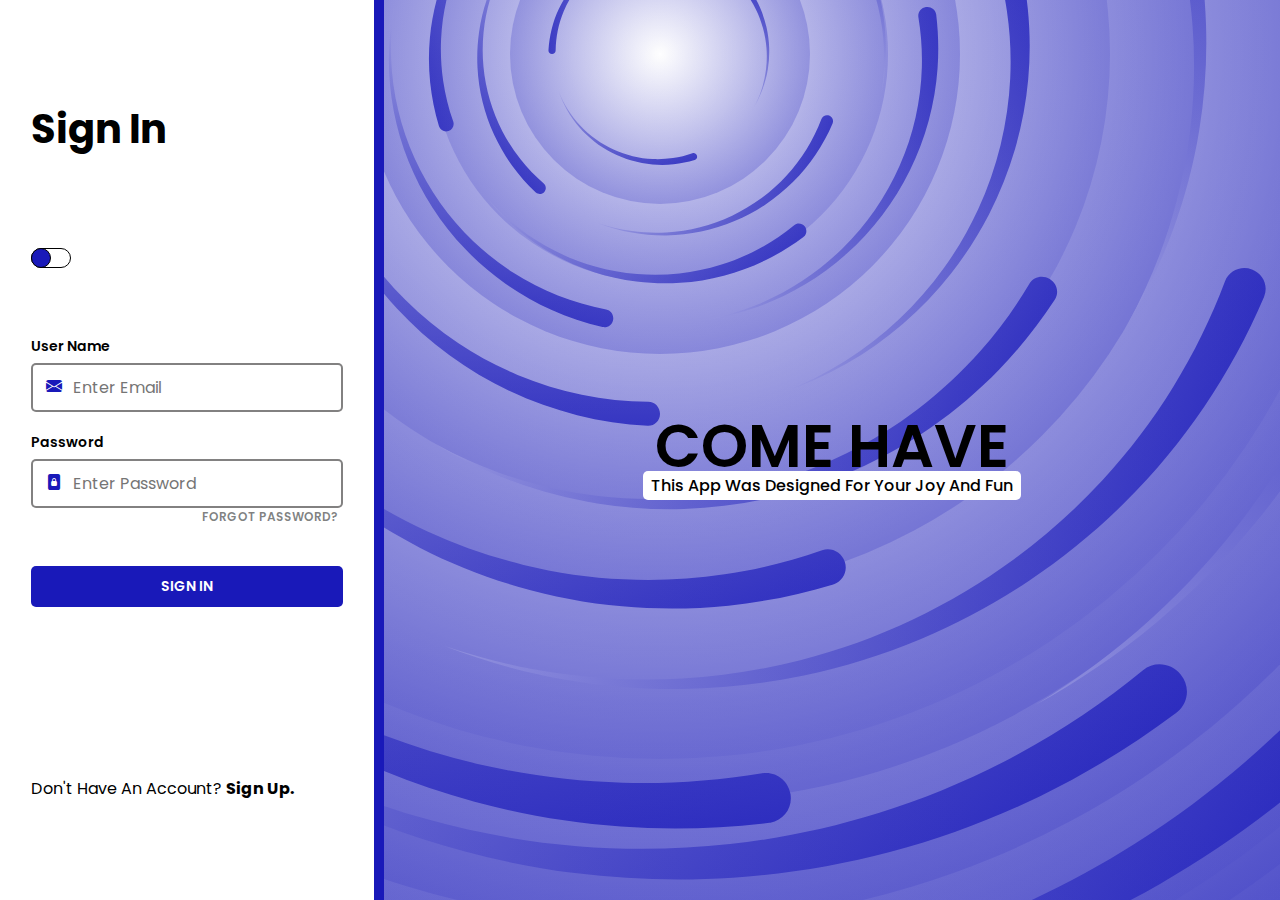
<file: index.html>
<!DOCTYPE html>
<html lang="pt-br" class="">

<head>
    <meta charset="UTF-8">
    <meta name="viewport" content="width=device-width, initial-scale=1.0">
    <link rel="shortcut icon" href="./assets/favicon.png" type="image/x-icon">


    <title>Login Page</title>

    <!-- Imports CSS -->
    <link rel="stylesheet" href="./styles/resets.css">
    <link rel="stylesheet" href="./styles/light_dark_mode.css">
    <link rel="stylesheet" href="./styles/body-style.css">
    <!-- Fim Imports CSS -->

    <!-- others imports -->
    <link rel="stylesheet" href="https://cdn.jsdelivr.net/npm/bootstrap-icons@1.11.3/font/bootstrap-icons.min.css">
    <link rel="preconnect" href="https://fonts.googleapis.com">
    <link rel="preconnect" href="https://fonts.gstatic.com" crossorigin>
    <link 
        href="https://fonts.googleapis.com/css2?family=Poppins:ital,wght@0,100;0,200;0,300;0,400;0,500;0,600;0,700;0,800;0,900;1,100;1,200;1,300;1,400;1,500;1,600;1,700;1,800;1,900&display=swap"
        rel="stylesheet"></link>
    <!-- Fim others imports -->

</head>

<body>

    <main>

        <div>

            <section class="login">


                <h1 id="sign">sign in</h1>

                <div class="button">
                    <button onclick="toggleMode()"></button>
                    <span class="tracker"></span>
                </div>

                <form action="#" method="post" id="formulary">

                    <div id="box-email">

                        <label for="email" class="label_user label">user name</label>
                       
                        <input type="email" name="email" id="email" class="email input"
                        placeholder="Enter Email" required>
                        <i class="bi bi-envelope-fill"></i>

                    </div>

                    <div id="box-password">

                        <label for="password" class="label_password label">password</label>
                        
                        <input type="password" name="password" id="password" class="password input" placeholder="Enter Password" required>
                        <i class="bi bi-file-lock2-fill"></i>
                        

                    </div>

                    <a href="#" class="forgot">forgot password?</a>

                    <input type="submit" value="SIGN IN" id="sgn">

                </form>

                <a href="./alternate_pages/sign_up.html" class="sign_up">don't have an account? <b>sign up.</b></a>

            </section>

            <section class="img">


                <h2 class="title">come have</h2>
                <p class="text">this app was designed for your joy and fun</p>



            </section>

        </div>

    </main>

    <script src="./scripts/script_login.js"></script>

</body>

</html>
</file>
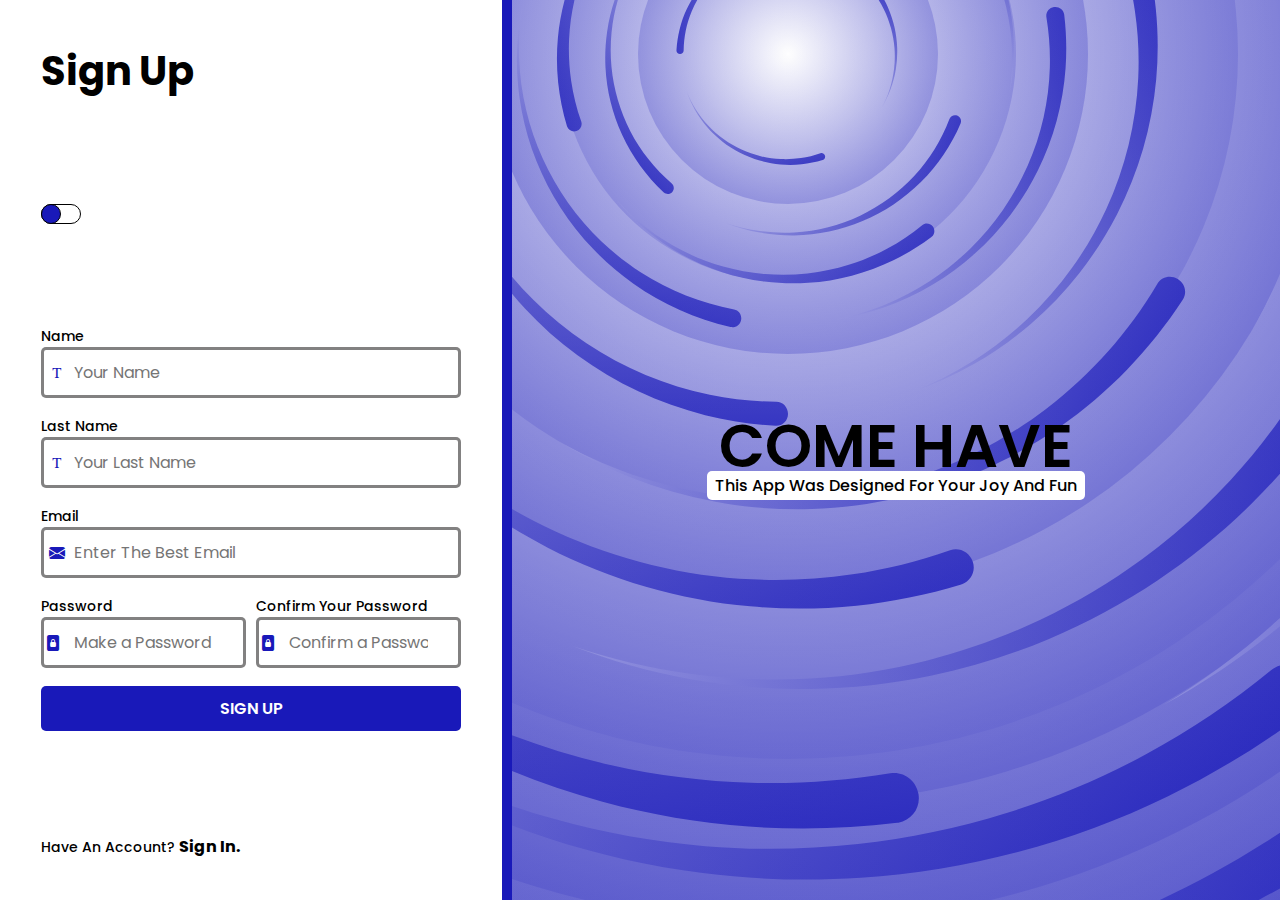
<file: alternate_pages/sign_up.html>
<!DOCTYPE html>
<html lang="en">
<head>
    <meta charset="UTF-8">
    <meta name="viewport" content="width=device-width, initial-scale=1.0">
    <link rel="shortcut icon" href="../assets/favicon.png" type="image/x-icon">

    <title>Sign Up</title>

    <!-- links -->
    <link rel="stylesheet" href="../styles/resets.css">
    <link rel="stylesheet" href="../styles/light_dark_mode.css">
    <link rel="stylesheet" href="../styles/sign_up.css">
    <!-- fim links -->

    <!-- imports -->
    <link rel="stylesheet" href="https://cdn.jsdelivr.net/npm/bootstrap-icons@1.11.3/font/bootstrap-icons.min.css">
    <link rel="preconnect" href="https://fonts.googleapis.com">
    <link rel="preconnect" href="https://fonts.gstatic.com" crossorigin>
    <link 
        href="https://fonts.googleapis.com/css2?family=Poppins:ital,wght@0,100;0,200;0,300;0,400;0,500;0,600;0,700;0,800;0,900;1,100;1,200;1,300;1,400;1,500;1,600;1,700;1,800;1,900&display=swap"
        rel="stylesheet"></link>
    <!-- Fim imports -->

</head>
<body>

    <main>

        <div id="first-quadro">

            <section id="sign_up">

                <div id="quadro">

                    <h1 class="text1">sign up</h1>

                    <div class="button">
                        <button onclick="toggleMode()"></button>
                        <span class="tracker"></span>
                    </div>

                    <form action="#" method="get" id="formulary">

                        <div class="box-name box">

                            <label for="name" class="name" >name</label>
                            <input type="text" name="name" id="name" placeholder="Your Name" required>
                            <i class="bi bi-fonts"></i>

                        </div>

                        <div class="box-lastname box">

                            <label for="lastname" class="lastname">last name</label>
                            <input type="text" name="lastname" id="lastname" placeholder="Your Last Name" required>
                            <i class="bi bi-fonts"></i>

                        </div>

                        <div class="email box">

                            <label for="email" class="email">email</label>
                            <input type="email" name="email" id="email" placeholder="Enter The Best Email" required>
                            <i class="bi bi-envelope-fill"></i>

                        </div>

                        <div id="pass">

                            <div class="password box">

                                <label for="password" class="password">password</label>
                                <input type="password" name="password" id="password" placeholder="Make a Password" required>
                                <i class="bi bi-file-lock2-fill"></i>

                            </div>

                            <div class="confirm-password box">

                                <label for="confirm-password" class="confirm-password">confirm your password</label>
                                <input type="password" name="confirm-password" id="confirm-password" placeholder="Confirm a Password" required>
                                <i class="bi bi-file-lock2-fill"></i>

                            </div>
                        </div>


                        <input type="submit" value="SIGN UP" class="sign_button">

                        

                    </form>

                    <a href="../index.html" class="sign_go">have an account? <b>sign in.</b></a>

                </div>

            </section>

            <section id="img">

                <h2 class="title">come have</h2>
                <p class="text">this app was designed for your joy and fun</p>

            </section>

        </div>

    </main>

    <script src="../scripts/script_signin.js"></script>
    
</body>
</html>
</file>
<file: styles/light_dark_mode.css>
:root{

    --primary: #fff;
    --second: #e4dfdf;
    --text: #000;
    --text-sign: #ffffff;

    --others: #1919b9;
    --others-hover: #11115a;
    --light: rgba(32, 31, 31, 0.562);
    --light-opacity: rgba(32, 31, 31, .4);

    --background: url(../assets/svg/background-light.svg);

}

.dark button{
    animation: in .2s ease forwards;
}

.dark{

    --primary: #010101;
    --second: #202020;
    --text: #ffffff;

    --text-sign: #ffffff;

    --others: #1919b9;
    --others-hover: #11115a;
    --light: rgba(228, 214, 214, 0.562);
    --light-opacity: rgba(228, 214, 214, 0.2);

    --background: url(../assets/svg/background-dark.svg);

}
</file>
<file: styles/body-style.css>
main{
    height: 100vh;
    width: 100%;
}

main div{
    display: grid;
    grid-template-columns: 30% 1fr;
    height: 100%;

}

section.login{
    padding: 8%;
    display: flex;
    border-right: solid 10px var(--others);
    flex-direction: column;
    justify-content: space-evenly;
}

section.login #sign{
    text-transform: capitalize;
    font-size: 4rem;
    margin-bottom: 2rem;

}

section.login div.button{
    position: relative;
    display: flex;
    width: 40px;
    height: 20px;
}

section.login div button{
    height: 100%;
    width: 50%;
    border-radius: 50%;
    background-color: var(--others);
    border: 1px solid var(--text);
    cursor: pointer;
    
    position: absolute;
    top: 0;
    left: 0%;

    transition: .2s ease;

}

button{
    animation: out .2s ease;
}

section.login div button:hover{
    box-shadow: 0 0 4px 4px var(--light-opacity);
    transition: .2s ease;
}

section.login div .tracker{
    height: inherit;
    width: inherit;
    border-radius: 9999999px;
    border: 1px solid var(--text);
}

section.login #formulary{
    display: flex;
    flex-direction: column;
    gap: 2rem;
    width: 100%;
    margin-bottom: 100px;

}

#formulary #box-email{
    display: flex;
    flex-direction: column;
    position: relative;
}

#formulary #box-password{
    display: flex;
    flex-direction: column;
    position: relative;
}

#formulary .label{
    text-transform: capitalize;
    margin-bottom: 6px;
    font-size: 1.4rem;
    font-weight: 600;
}

#formulary .input{
    border: 2px solid var(--light);
    border-radius: 5px;
    padding: 10px 13px;
    padding-left: 40px;
    background-color: var(--primary);
    outline: none;
    width: 100%;

    transition: .2s ease-in-out background-color, .2s ease-in-out padding;

}


#formulary .input:hover{
    background-color: var(--second);
    transition: .2s ease-in-out background-color;
}

#formulary .input:focus{
    border-color: var(--text);
    transition: .2s ease-in-out padding;
    padding-left: 13px;
}

#formulary .input:focus~i{
    display: none;
}


#formulary #box-email i,
#formulary #box-password i{
    color: var(--others);
    transition: 0.1s ease-in-out color;
    position: absolute;
    background-color: transparent;
    top: 50%;
    left: 5%;
}

#formulary i:hover{
    color: var(--others-hover);
    transition: 0.1s ease-in-out color;
}

#formulary .forgot{
    margin-top: -20px;
    margin-right: 5px;
    font-size: 1.2rem;
    font-weight: 600;
    text-align: end;
    color: var(--light);
    text-decoration: none;

    text-transform: uppercase;

    transition: .3s ease text-decoration, .2s ease color;
}

#formulary .forgot:hover{
    color: var(--text);
    text-decoration: underline;
    transition: .3s ease text-decoration, .2s ease color;
}


#formulary #sgn{
    outline: none;
    border: none;
    background-color: var(--others);
    padding: 10px;
    font-weight: 600;
    font-size: 1.4rem;
    border-radius: 5px;
    margin-top: 20px;
    cursor: pointer;
    color: var(--text-sign);

    transition: .3s ease-in-out background-color;
    
}

#formulary #sgn:hover{
    background-color: var(--others-hover);
    transition: .3s ease-in-out background-color;
}

.login .sign_up{
    font-size: 1.4;
    font-weight: 400;
    text-transform: capitalize;
    bottom: 30px;


}

.login .sign_up b:hover{
    color: var(--others);
    text-decoration: underline;
    transform: scale(1.01);
}




section.img{
    display: flex;
    flex-direction: column;
    justify-content: center;
    align-items: center;

    background-image: var(--background); 
    background-repeat: no-repeat;
    background-position: cover;
    background-size: cover;
}

section.img .title, section.img span, section.img .text{
    background-color: transparent;
}

section.img .title{
    font-size: 6rem;
    text-transform: uppercase;
    font-weight: 600;

}
section.img .text{
    margin-top: -20px;
    text-transform: capitalize;
    font-weight: 500;
    font-size: 100%;
    background-color: var(--primary);
    padding: 2px 8px;
    border-radius: 5px;

}




@media (max-width: 860px){
    main div{
        grid-template-columns: 50% 1fr;
    
    }

    section.img .title{
        font-size: 4rem;
    }

    section.img .text{
        margin-top: -13px;
        font-size: 80%;
    }


}

@media (max-width: 623px){
    main div{
        grid-template-columns: 1fr;
    }

    section.img{
        display: none;
    }
}
</file>
<file: styles/sign_up.css>
main{
    height: 100vh;
    width: 100%;
}

main #first-quadro{
    display: grid;
    grid-template-columns: 40% 1fr;
    height: 100%;
}

section#sign_up{
    border-right: solid 10px var(--others);
    padding: 8%;
 

}

section#sign_up div#quadro{
    height: 100%;
    display: flex;
    flex-direction: column;
    justify-content: space-between;
}

section#sign_up .text1{
    text-transform: capitalize;
    font-size: 4rem;
}

section#sign_up div.button{
    position: relative;
    display: flex;
    width: 40px;
    height: 20px;
}

section#sign_up div button{
    height: 100%;
    width: 50%;
    border-radius: 50%;
    background-color: var(--others);
    border: 1px solid var(--text);
    cursor: pointer;
    
    position: absolute;
    top: 0;
    left: 0%;

    transition: .2s ease;

}

button{
    animation: out .2s ease;
}

section#sign_up div button:hover{
    box-shadow: 0 0 4px 4px var(--light-opacity);
    transition: .2s ease;
}

section#sign_up div .tracker{
    height: inherit;
    width: inherit;
    border-radius: 9999999px;
    border: 1px solid var(--text);

}

#quadro #formulary{
    display: flex;
    flex-direction: column;
    justify-content: space-between;
    gap: 18px;
}

#quadro #formulary #pass{
    display: flex;
    gap: 10px;
    max-width: 100%;
}

#quadro #formulary #pass input{
    width: 100%;
}

#quadro #formulary .box{
    position: relative;
    display: flex;
    flex-direction: column;

}


#quadro #formulary label{
    font-size: 1.4rem;
    font-weight: 500;
    text-transform: capitalize;
    color: var(--text);
}

#quadro #formulary .box input{
    padding: 10px 30px;
    border-radius: 5px;
    border: 3px solid var(--light);
    outline: none;

    transition: padding .2s ease, background-color .2s ease;
}

#quadro #formulary .box input:hover{
    background-color: var(--second);
}

#quadro #formulary .box input:focus{
    border-color: var(--text);
    padding-left: 15px;

}

#quadro #formulary .box input:focus~i{
    display: none;
}

#quadro #formulary .box i{
    position: absolute;
    background-color: transparent;
    top: 48%;
    left: 2%;
    color: var(--others);
}


#formulary input.sign_button{
    padding: 10px;
    border-radius: 5px;
    border: none;
    background-color: var(--others);
    color: var(--text-sign);
    font-weight: 600;
    cursor: pointer;
    
    transition: .2s ease background-color;
}
#formulary input.sign_button:hover{
    background-color: var(--others-hover);
}

#quadro a.sign_go{
    width: 50%;
    text-transform: capitalize;
    font-size: 1.4rem;
    font-weight: 500;
}
#quadro a.sign_go b{
    transition: .2s ease;
}

#quadro a.sign_go b:hover{
    text-decoration: underline;
    color: var(--others-hover);
}



section#img{
    display: flex;
    flex-direction: column;
    justify-content: center;
    align-items: center;

    background-image: var(--background); 
    background-repeat: no-repeat;
    background-position: cover;
    background-size: cover;
}

section#img .title, section.img span, section.img .text{
    background-color: transparent;
}

section#img .title{
    font-size: 6rem;
    text-transform: uppercase;
    font-weight: 600;

}
section#img .text{
    margin-top: -20px;
    text-transform: capitalize;
    font-weight: 500;
    font-size: 100%;
    background-color: var(--primary);
    padding: 2px 8px;
    border-radius: 5px;

}



@media (max-width:1011px){
    main #first-quadro{
        grid-template-columns: 1fr 1fr;
    }
}

@media (max-width:803px){
    main #first-quadro{
        grid-template-columns: 1fr;
    }

    section#img{
        display: none;
    }

    #quadro #formulary #pass{
        display: grid;
        grid-template-columns: 1fr 1fr;
    }
}

@media (max-width:463px){
    #quadro #formulary #pass{
        display: flex;
        flex-direction: column;
    }
}
</file>
<file: styles/resets.css>
*{
    margin: 0;
    padding: 0;
    box-sizing: border-box;

    font-family: 'Poppins', sans-serif;

    background-color: var(--primary);
    color: var(--text);
    font-size: 1.6rem;

    list-style: none;
    text-decoration: none;


}

html{
    scroll-behavior: smooth;
    font-size: 62.5%;
}


/* animations */

@keyframes in{
    0%{
        left: 0;
    }
    100%{
        left: 50%;
    }
}

@keyframes out{
    0%{
        left: 50%;
    }
    100%{
        left: 0;
    }
}
</file>
